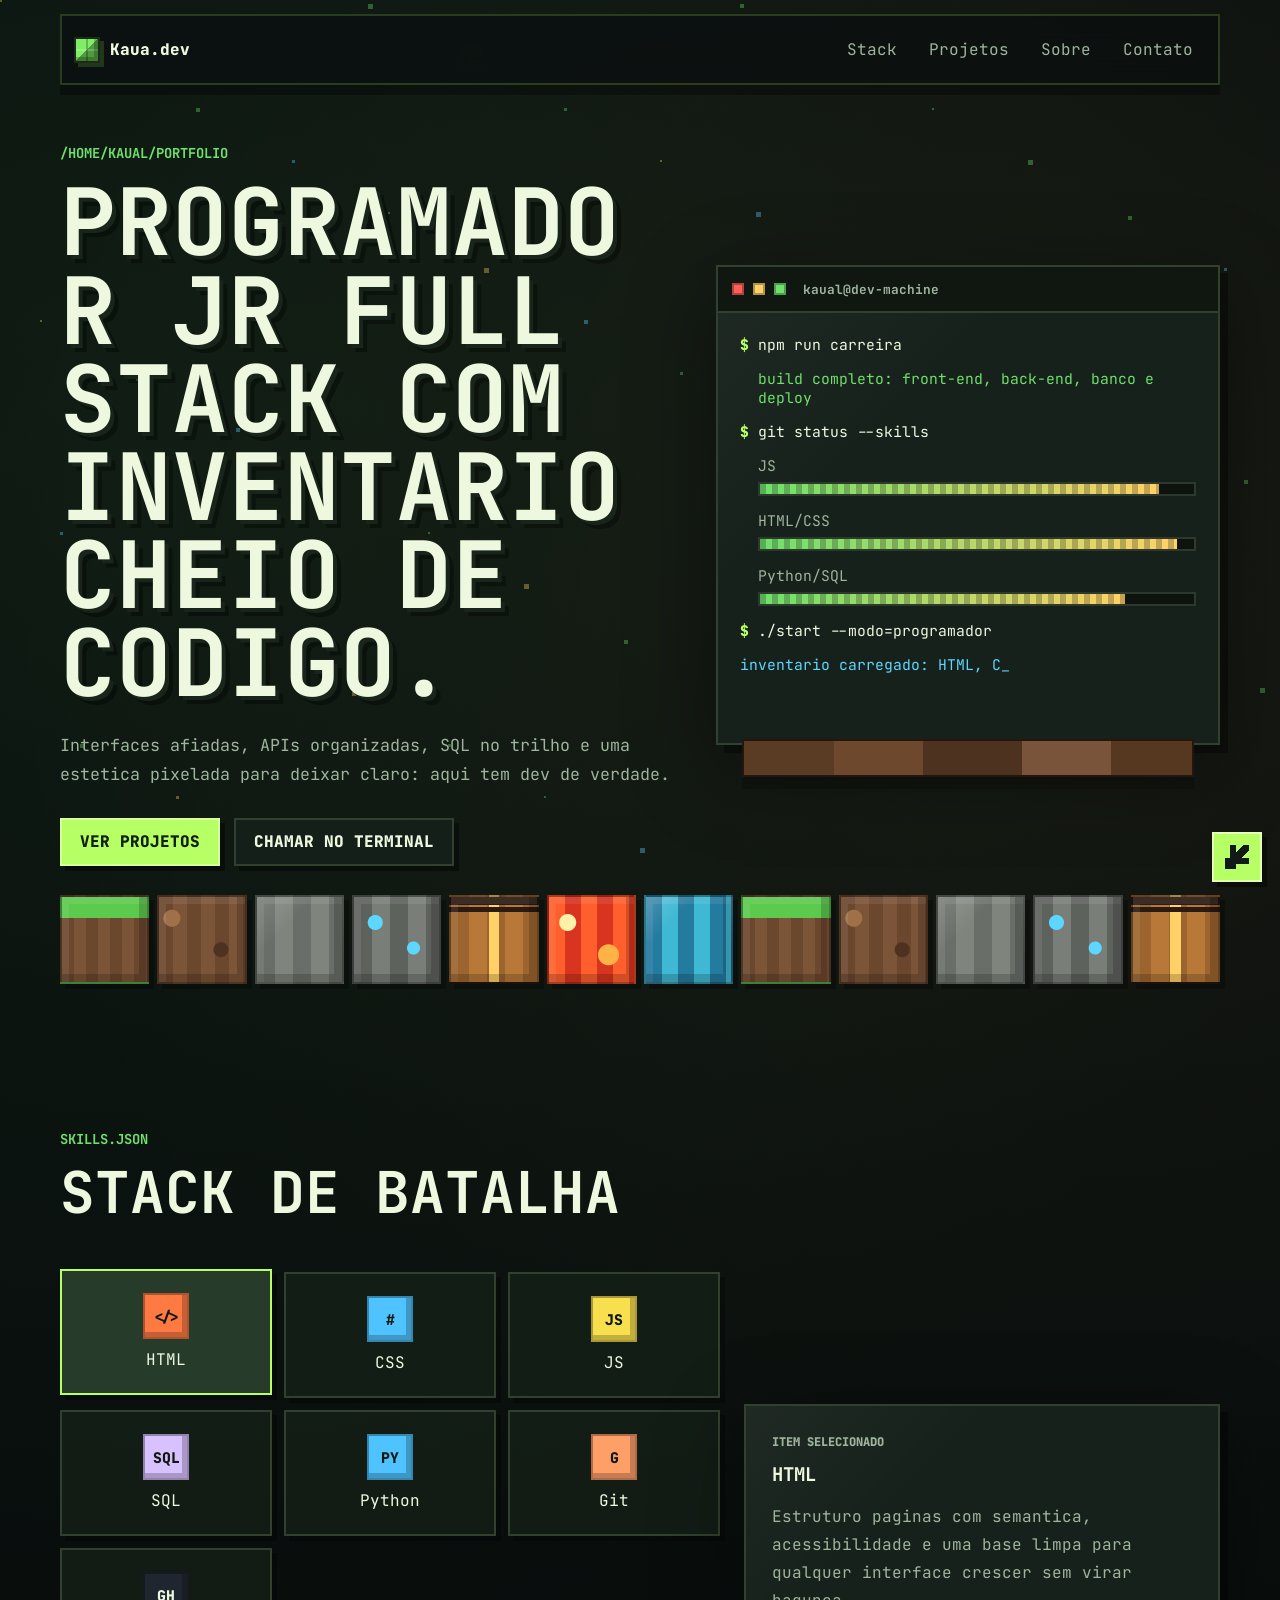
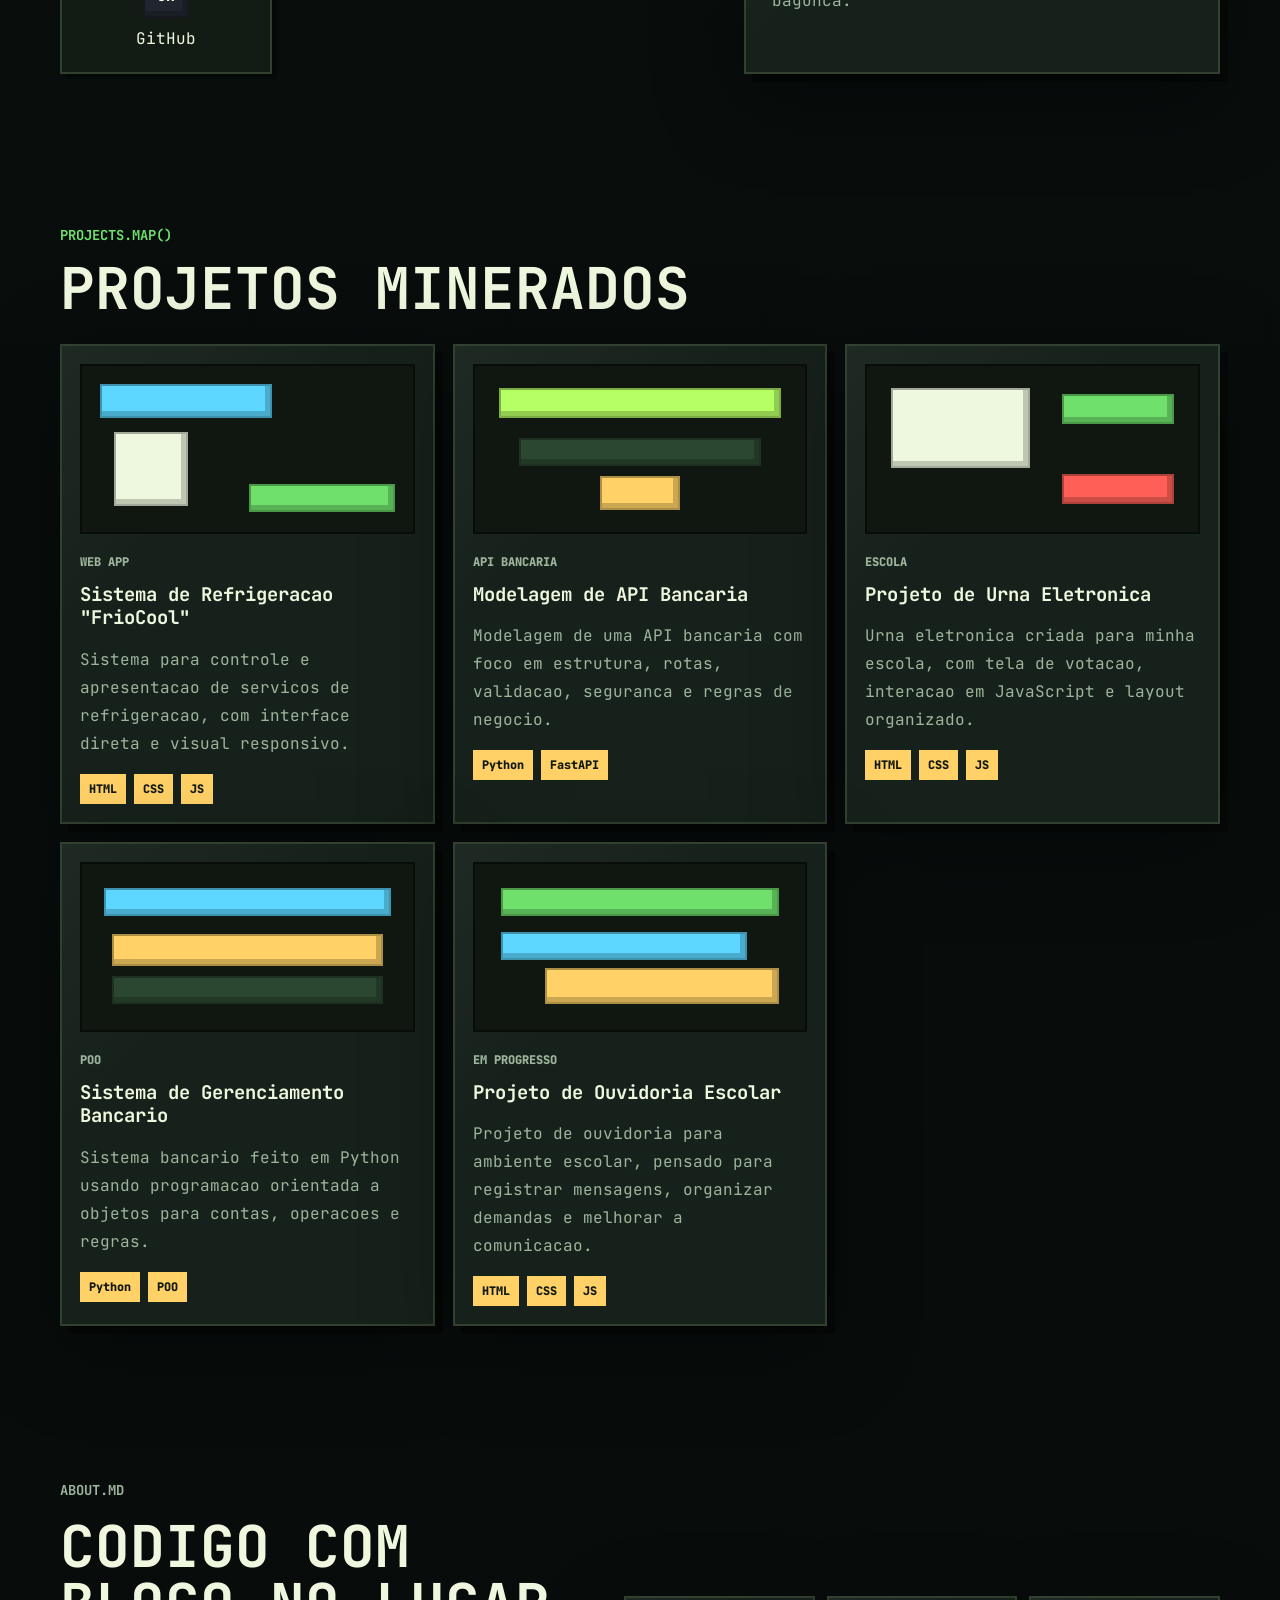
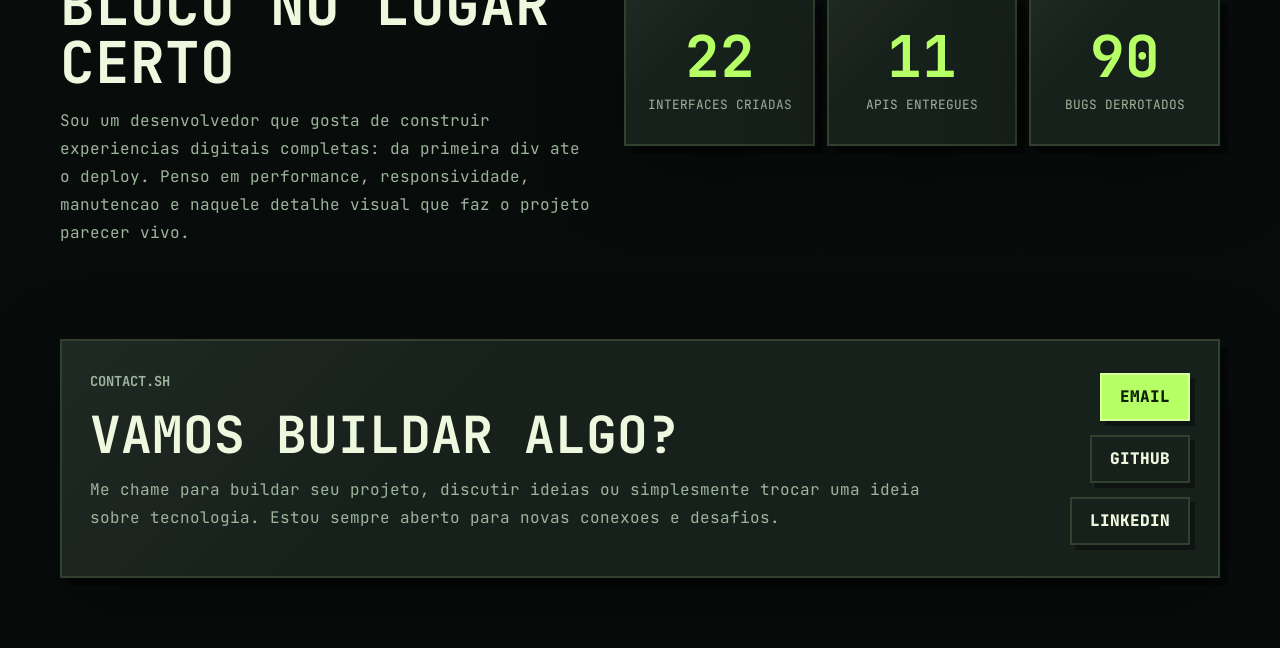
<file: index.html>
<!DOCTYPE html>
<html lang="pt-BR">
<head>
  <meta charset="UTF-8">
  <meta name="viewport" content="width=device-width, initial-scale=1.0">
  <title>Kaua.dev | Portifolio Programador</title>
  <link rel="preconnect" href="https://fonts.googleapis.com">
  <link rel="preconnect" href="https://fonts.gstatic.com" crossorigin>
  <link href="https://fonts.googleapis.com/css2?family=JetBrains+Mono:wght@400;600;700;800&display=swap" rel="stylesheet">
  <link rel="stylesheet" href="style.css">
</head>
<body>
  <canvas class="pixel-sky" id="pixelSky" aria-hidden="true"></canvas>

  <header class="topbar">
    <a class="brand" href="#home" aria-label="Inicio">
      <span class="brand-cube"></span>
      <span>Kaua.dev</span>
    </a>

    <nav class="nav" aria-label="Navegacao principal">
      <a href="#stack">Stack</a>
      <a href="#projetos">Projetos</a>
      <a href="#sobre">Sobre</a>
      <a href="#contato">Contato</a>
    </nav>
  </header>

  <main>
    <section class="hero" id="home">
      <div class="hero-copy">
        <p class="eyebrow">/home/kaual/portfolio</p>
        <h1>Programador Jr full stack com inventario cheio de codigo.</h1>
        <p class="hero-text">
          Interfaces afiadas, APIs organizadas, SQL no trilho e uma estetica pixelada para deixar claro: aqui tem dev de verdade.
        </p>

        <div class="hero-actions" aria-label="Acoes principais">
          <a class="btn primary" href="#projetos">Ver projetos</a>
          <a class="btn ghost" href="#contato">Chamar no terminal</a>
        </div>
      </div>

      <div class="hero-panel" aria-label="Terminal de apresentacao">
        <div class="window-bar">
          <span></span>
          <span></span>
          <span></span>
          <strong>kaual@dev-machine</strong>
        </div>

        <div class="terminal">
          <p><span class="prompt">$</span> npm run carreira</p>
          <p class="log ok">build completo: front-end, back-end, banco e deploy</p>
          <p><span class="prompt">$</span> git status --skills</p>
          <p class="log">JS <span class="bar"><i style="width: 92%"></i></span></p>
          <p class="log">HTML/CSS <span class="bar"><i style="width: 96%"></i></span></p>
          <p class="log">Python/SQL <span class="bar"><i style="width: 84%"></i></span></p>
          <p><span class="prompt">$</span> ./start --modo=programador</p>
          <p class="typing" id="typingLine">iniciando inventario...</p>
        </div>
      </div>
    </section>

    <section class="world-strip" aria-label="Cenario pixelado">
      <div class="block grass"></div>
      <div class="block dirt"></div>
      <div class="block stone"></div>
      <div class="block ore"></div>
      <div class="block chest"></div>
      <div class="block lava"></div>
      <div class="block water"></div>
      <div class="block grass"></div>
      <div class="block dirt"></div>
      <div class="block stone"></div>
      <div class="block ore"></div>
      <div class="block chest"></div>
    </section>

    <section class="section stack-section" id="stack">
      <div class="section-heading">
        <p class="eyebrow">skills.json</p>
        <h2>Stack de batalha</h2>
      </div>

      <div class="inventory">
        <button class="slot active" data-skill="HTML">
          <span class="slot-icon html">&lt;/&gt;</span>
          <span>HTML</span>
        </button>
        <button class="slot" data-skill="CSS">
          <span class="slot-icon css">#</span>
          <span>CSS</span>
        </button>
        <button class="slot" data-skill="JS">
          <span class="slot-icon js">JS</span>
          <span>JS</span>
        </button>
        <button class="slot" data-skill="SQL">
          <span class="slot-icon sql">SQL</span>
          <span>SQL</span>
        </button>
        <button class="slot" data-skill="Python">
          <span class="slot-icon python">PY</span>
          <span>Python</span>
        </button>
        <button class="slot" data-skill="Git">
          <span class="slot-icon git">G</span>
          <span>Git</span>
        </button>
        <button class="slot" data-skill="GitHub">
          <span class="slot-icon github">GH</span>
          <span>GitHub</span>
        </button>
      </div>

      <article class="skill-card" id="skillCard">
        <p class="card-label">item selecionado</p>
        <h3>HTML</h3>
        <p>
          Estruturo paginas com semantica, acessibilidade e uma base limpa para qualquer interface crescer sem virar bagunca.
        </p>
      </article>
    </section>

    <section class="section" id="projetos">
      <div class="section-heading">
        <p class="eyebrow">projects.map()</p>
        <h2>Projetos minerados</h2>
      </div>

      <div class="projects-grid">
        <article class="project-card">
          <div class="project-screen cooling">
            <span></span>
            <span></span>
            <span></span>
          </div>
          <p class="card-label">web app</p>
          <h3>Sistema de Refrigeracao "FrioCool"</h3>
          <p>Sistema para controle e apresentacao de servicos de refrigeracao, com interface direta e visual responsivo.</p>
          <div class="tags">
            <span>HTML</span>
            <span>CSS</span>
            <span>JS</span>
          </div>
        </article>

        <article class="project-card">
          <div class="project-screen login">
            <span></span>
            <span></span>
            <span></span>
          </div>
          <p class="card-label">api bancaria</p>
          <h3>Modelagem de API Bancaria</h3>
          <p>Modelagem de uma API bancaria com foco em estrutura, rotas, validacao, seguranca e regras de negocio.</p>
          <div class="tags">
            <span>Python</span>
            <span>FastAPI</span>
          </div>
        </article>

        <article class="project-card">
          <div class="project-screen ballot">
            <span></span>
            <span></span>
            <span></span>
          </div>
          <p class="card-label">escola</p>
          <h3>Projeto de Urna Eletronica</h3>
          <p>Urna eletronica criada para minha escola, com tela de votacao, interacao em JavaScript e layout organizado.</p>
          <div class="tags">
            <span>HTML</span>
            <span>CSS</span>
            <span>JS</span>
          </div>
        </article>

        <article class="project-card">
          <div class="project-screen bank">
            <span></span>
            <span></span>
            <span></span>
          </div>
          <p class="card-label">poo</p>
          <h3>Sistema de Gerenciamento Bancario</h3>
          <p>Sistema bancario feito em Python usando programacao orientada a objetos para contas, operacoes e regras.</p>
          <div class="tags">
            <span>Python</span>
            <span>POO</span>
          </div>
        </article>

        <article class="project-card">
          <div class="project-screen ombudsman">
            <span></span>
            <span></span>
            <span></span>
          </div>
          <p class="card-label">em progresso</p>
          <h3>Projeto de Ouvidoria Escolar</h3>
          <p>Projeto de ouvidoria para ambiente escolar, pensado para registrar mensagens, organizar demandas e melhorar a comunicacao.</p>
          <div class="tags">
            <span>HTML</span>
            <span>CSS</span>
            <span>JS</span>
          </div>
        </article>
      </div>
    </section>

    <section class="section about-section" id="sobre">
      <div class="about-copy">
        <p class="eyebrow">about.md</p>
        <h2>Codigo com bloco no lugar certo</h2>
        <p>
          Sou um desenvolvedor que gosta de construir experiencias digitais completas: da primeira div ate o deploy. Penso em performance, responsividade, manutencao e naquele detalhe visual que faz o projeto parecer vivo.
        </p>
      </div>

      <div class="stats">
        <div>
          <strong data-counter="24">0</strong>
          <span>interfaces criadas</span>
        </div>
        <div>
          <strong data-counter="12">0</strong>
          <span>APIs entregues</span>
        </div>
        <div>
          <strong data-counter="99">0</strong>
          <span>bugs derrotados</span>
        </div>
      </div>
    </section>

    <section class="section contact-section" id="contato">
      <div>
        <p class="eyebrow">contact.sh</p>
        <h2>Vamos buildar algo?</h2>
        <p>
          Me chame para buildar seu projeto, discutir ideias ou simplesmente trocar uma ideia sobre tecnologia. Estou sempre aberto para novas conexoes e desafios.
        </p>
      </div>

      <div class="contact-actions">
        <a class="btn primary" href="kaua.dev@outlook.com.br">Email</a>
        <a class="btn ghost" href="https://github.com/codebykaua" target="_blank" rel="noreferrer">GitHub</a>
        <a class="btn ghost" href="https://www.linkedin.com/in/kauafrancadev" target="_blank" rel="noreferrer">LinkedIn</a>
      </div>
    </section>
  </main>

  <button class="sound-toggle" id="soundToggle" type="button" aria-label="Alternar efeito visual">
    <span></span>
  </button>

  <script src="script.js"></script>
</body>
</html>
</file>
<file: style.css>
:root {
  --bg: #0b1010;
  --bg-2: #111a16;
  --panel: #17211b;
  --panel-2: #1f2d23;
  --text: #eef8df;
  --muted: #9eb49d;
  --green: #6ee06b;
  --lime: #b6ff65;
  --gold: #ffd166;
  --red: #ff5f57;
  --blue: #5dd7ff;
  --stone: #7b807a;
  --dirt: #79533a;
  --border: #31402f;
  --shadow: 0 24px 80px rgba(0, 0, 0, 0.42);
  --pixel: 4px;
}

* {
  box-sizing: border-box;
}

html {
  scroll-behavior: smooth;
}

body {
  margin: 0;
  min-height: 100vh;
  color: var(--text);
  background:
    linear-gradient(180deg, rgba(7, 12, 11, 0.45), rgba(7, 12, 11, 0.94)),
    radial-gradient(circle at 12% 12%, rgba(110, 224, 107, 0.14), transparent 34%),
    radial-gradient(circle at 86% 16%, rgba(255, 209, 102, 0.12), transparent 32%),
    var(--bg);
  font-family: "JetBrains Mono", Consolas, monospace;
  letter-spacing: 0;
  overflow-x: hidden;
}

body.scanlines::after {
  content: "";
  position: fixed;
  inset: 0;
  pointer-events: none;
  z-index: 12;
  background: repeating-linear-gradient(
    to bottom,
    rgba(255, 255, 255, 0.035) 0,
    rgba(255, 255, 255, 0.035) 1px,
    transparent 1px,
    transparent 5px
  );
  mix-blend-mode: overlay;
}

a {
  color: inherit;
  text-decoration: none;
}

button {
  font: inherit;
}

.pixel-sky {
  position: fixed;
  inset: 0;
  z-index: -1;
  width: 100%;
  height: 100%;
  image-rendering: pixelated;
}

.topbar {
  position: sticky;
  top: 0;
  z-index: 10;
  display: flex;
  align-items: center;
  justify-content: space-between;
  gap: 24px;
  width: min(1160px, calc(100% - 32px));
  margin: 14px auto 0;
  padding: 12px;
  border: 2px solid rgba(182, 255, 101, 0.18);
  background: rgba(11, 16, 16, 0.78);
  box-shadow: 0 10px 0 rgba(0, 0, 0, 0.32);
  backdrop-filter: blur(14px);
}

.brand,
.nav {
  display: flex;
  align-items: center;
}

.brand {
  gap: 10px;
  font-weight: 800;
}

.brand-cube {
  width: 26px;
  height: 26px;
  display: inline-block;
  background:
    linear-gradient(90deg, transparent 45%, rgba(0, 0, 0, 0.24) 45% 55%, transparent 55%),
    linear-gradient(0deg, transparent 45%, rgba(255, 255, 255, 0.2) 45% 55%, transparent 55%),
    linear-gradient(135deg, #80ed67 0 50%, #4f9b3e 50%);
  border: 2px solid #1c2b18;
  box-shadow:
    4px 4px 0 #213719,
    inset -4px -4px 0 rgba(0, 0, 0, 0.22);
  image-rendering: pixelated;
}

.nav {
  gap: 6px;
  flex-wrap: wrap;
  justify-content: flex-end;
}

.nav a {
  padding: 10px 12px;
  color: var(--muted);
  border: 1px solid transparent;
  transition: color 160ms ease, background 160ms ease, border 160ms ease;
}

.nav a:hover,
.nav a:focus-visible {
  color: var(--lime);
  background: rgba(182, 255, 101, 0.08);
  border-color: rgba(182, 255, 101, 0.2);
  outline: 0;
}

main {
  width: min(1160px, calc(100% - 32px));
  margin: 0 auto;
}

.hero {
  min-height: calc(100svh - 84px);
  display: grid;
  grid-template-columns: minmax(0, 1fr) minmax(360px, 0.82fr);
  gap: 42px;
  align-items: center;
  padding: 52px 0 28px;
}

.hero-copy {
  max-width: 720px;
}

.eyebrow {
  margin: 0 0 16px;
  color: var(--green);
  font-size: 0.86rem;
  font-weight: 700;
  text-transform: uppercase;
}

h1,
h2,
h3,
p {
  overflow-wrap: break-word;
}

h1 {
  max-width: 900px;
  margin: 0;
  font-size: 5.8rem;
  line-height: 0.95;
  text-transform: uppercase;
  text-shadow:
    4px 4px 0 #19251a,
    8px 8px 0 rgba(0, 0, 0, 0.34);
}

h2 {
  margin: 0;
  font-size: 3.6rem;
  line-height: 1;
  text-transform: uppercase;
}

h3 {
  margin: 10px 0;
  font-size: 1.18rem;
  line-height: 1.25;
}

.hero-text,
.about-copy p,
.contact-section p,
.project-card p,
.skill-card p {
  color: var(--muted);
  line-height: 1.75;
}

.hero-text {
  max-width: 680px;
  margin: 24px 0 0;
  font-size: 1.04rem;
}

.hero-actions,
.contact-actions {
  display: flex;
  flex-wrap: wrap;
  gap: 14px;
  margin-top: 28px;
}

.btn {
  display: inline-flex;
  align-items: center;
  justify-content: center;
  min-height: 48px;
  padding: 0 18px;
  border: 2px solid var(--border);
  box-shadow: 5px 5px 0 rgba(0, 0, 0, 0.38);
  font-weight: 800;
  text-transform: uppercase;
  transition: transform 140ms ease, box-shadow 140ms ease, border-color 140ms ease;
}

.btn:hover,
.btn:focus-visible {
  transform: translate(-2px, -2px);
  box-shadow: 8px 8px 0 rgba(0, 0, 0, 0.42);
  outline: 0;
}

.btn.primary {
  color: #10200d;
  background: var(--lime);
  border-color: #d8ff9c;
}

.btn.ghost {
  color: var(--text);
  background: rgba(23, 33, 27, 0.86);
}

.hero-panel,
.skill-card,
.project-card,
.stats div,
.contact-section {
  border: 2px solid var(--border);
  background:
    linear-gradient(135deg, rgba(255, 255, 255, 0.04), transparent 34%),
    var(--panel);
  box-shadow: var(--shadow), 8px 8px 0 rgba(0, 0, 0, 0.35);
}

.hero-panel {
  position: relative;
  isolation: isolate;
  min-height: 480px;
}

.hero-panel::before {
  content: "";
  position: absolute;
  inset: auto 24px -34px 24px;
  height: 34px;
  background:
    linear-gradient(90deg, #5a3b24 0 20%, #6d482d 20% 40%, #4d321f 40% 62%, #79533a 62% 82%, #563821 82%),
    linear-gradient(#2e1e13, #2e1e13);
  border: 2px solid #24160e;
  box-shadow: 0 12px 0 rgba(0, 0, 0, 0.2);
}

.window-bar {
  min-height: 46px;
  display: flex;
  align-items: center;
  gap: 9px;
  padding: 12px 14px;
  color: var(--muted);
  background: #101711;
  border-bottom: 2px solid var(--border);
}

.window-bar span {
  width: 12px;
  height: 12px;
  display: block;
  border: 2px solid rgba(0, 0, 0, 0.3);
}

.window-bar span:nth-child(1) {
  background: var(--red);
}

.window-bar span:nth-child(2) {
  background: var(--gold);
}

.window-bar span:nth-child(3) {
  background: var(--green);
}

.window-bar strong {
  margin-left: 8px;
  font-size: 0.8rem;
}

.terminal {
  padding: 22px;
  font-size: 0.92rem;
}

.terminal p {
  margin: 0 0 15px;
}

.prompt {
  color: var(--lime);
  font-weight: 800;
}

.log {
  color: var(--muted);
  padding-left: 18px;
}

.log.ok {
  color: var(--green);
}

.bar {
  display: block;
  height: 14px;
  margin-top: 7px;
  border: 2px solid #2c392c;
  background: #0d140e;
}

.bar i {
  display: block;
  height: 100%;
  background:
    repeating-linear-gradient(90deg, rgba(0, 0, 0, 0.22) 0 6px, transparent 6px 12px),
    linear-gradient(90deg, var(--green), var(--gold));
}

.typing {
  color: var(--blue);
}

.typing::after {
  content: "_";
  animation: blink 900ms steps(2, end) infinite;
}

.world-strip {
  display: grid;
  grid-template-columns: repeat(12, 1fr);
  gap: 8px;
  margin: -6px 0 70px;
}

.block {
  aspect-ratio: 1;
  min-width: 0;
  border: 2px solid rgba(0, 0, 0, 0.36);
  box-shadow:
    inset -8px -8px 0 rgba(0, 0, 0, 0.18),
    inset 7px 7px 0 rgba(255, 255, 255, 0.08),
    5px 5px 0 rgba(0, 0, 0, 0.28);
  image-rendering: pixelated;
}

.grass {
  background:
    linear-gradient(#5cca4d 0 25%, transparent 25%),
    repeating-linear-gradient(90deg, #6b472e 0 12px, #7c5438 12px 24px);
}

.dirt {
  background:
    radial-gradient(circle at 15% 25%, #a07148 0 8px, transparent 9px),
    radial-gradient(circle at 72% 62%, #4f3121 0 7px, transparent 8px),
    repeating-linear-gradient(90deg, #6b472e 0 14px, #7c5438 14px 28px);
}

.stone {
  background:
    linear-gradient(135deg, rgba(255, 255, 255, 0.14), transparent 35%),
    repeating-linear-gradient(90deg, #696f68 0 18px, #7f857d 18px 36px);
}

.ore {
  background:
    radial-gradient(circle at 25% 30%, var(--blue) 0 7px, transparent 8px),
    radial-gradient(circle at 70% 60%, var(--blue) 0 6px, transparent 7px),
    repeating-linear-gradient(90deg, #5e625d 0 18px, #797f78 18px 36px);
}

.chest {
  background:
    linear-gradient(#2a1a12 0 10%, transparent 10% 12%, #2a1a12 12% 18%, transparent 18%),
    linear-gradient(90deg, transparent 44%, #ffd166 44% 56%, transparent 56%),
    repeating-linear-gradient(90deg, #9c642e 0 18px, #b77838 18px 36px);
}

.lava {
  background:
    radial-gradient(circle at 22% 30%, #fff1a8 0 8px, transparent 9px),
    radial-gradient(circle at 70% 68%, #ffb347 0 10px, transparent 11px),
    repeating-linear-gradient(90deg, #ff5f2d 0 16px, #d9341f 16px 32px);
}

.water {
  background:
    linear-gradient(135deg, rgba(255, 255, 255, 0.18), transparent 30%),
    repeating-linear-gradient(90deg, #247ba0 0 16px, #3fb8d4 16px 32px);
}

.section {
  padding: 76px 0;
}

.section-heading {
  margin-bottom: 26px;
}

.stack-section {
  display: grid;
  grid-template-columns: minmax(0, 1fr) minmax(300px, 0.72fr);
  gap: 24px;
  align-items: end;
}

.stack-section .section-heading {
  grid-column: 1 / -1;
}

.inventory {
  display: grid;
  grid-template-columns: repeat(3, minmax(0, 1fr));
  gap: 12px;
}

.slot {
  min-height: 126px;
  display: flex;
  flex-direction: column;
  align-items: center;
  justify-content: center;
  gap: 10px;
  padding: 14px 10px;
  color: var(--text);
  background: rgba(20, 31, 23, 0.88);
  border: 2px solid var(--border);
  cursor: pointer;
  box-shadow: 5px 5px 0 rgba(0, 0, 0, 0.3);
  transition: transform 140ms ease, border-color 140ms ease, background 140ms ease;
}

.slot:hover,
.slot:focus-visible,
.slot.active {
  transform: translateY(-3px);
  border-color: var(--lime);
  background: rgba(42, 63, 44, 0.92);
  outline: 0;
}

.slot-icon {
  width: 46px;
  height: 46px;
  display: grid;
  place-items: center;
  color: #10180f;
  font-size: 0.92rem;
  font-weight: 900;
  border: 2px solid rgba(0, 0, 0, 0.32);
  box-shadow: inset -5px -5px 0 rgba(0, 0, 0, 0.22);
}

.slot-icon.js {
  background: #f8df4e;
}

.slot-icon.html {
  background: #ff7a42;
}

.slot-icon.css {
  background: #4fc3ff;
}

.slot-icon.node {
  background: #83e377;
}

.slot-icon.db {
  background: #d7c1ff;
}

.slot-icon.sql {
  background: #d7c1ff;
}

.slot-icon.python {
  background: #4fc3ff;
}

.slot-icon.git {
  background: #ff9f68;
}

.slot-icon.github {
  color: var(--text);
  background: #20262f;
}

.skill-card {
  min-height: 270px;
  padding: 26px;
}

.card-label {
  margin: 0;
  color: var(--gold);
  font-size: 0.75rem;
  font-weight: 800;
  text-transform: uppercase;
}

.projects-grid {
  display: grid;
  grid-template-columns: repeat(3, minmax(0, 1fr));
  gap: 18px;
}

.project-card {
  min-width: 0;
  padding: 18px;
}

.project-screen {
  position: relative;
  min-height: 170px;
  margin-bottom: 18px;
  border: 2px solid rgba(0, 0, 0, 0.42);
  overflow: hidden;
  background: #101711;
}

.project-screen span {
  position: absolute;
  display: block;
  border: 2px solid rgba(0, 0, 0, 0.32);
  box-shadow: inset -5px -5px 0 rgba(0, 0, 0, 0.2);
}

.project-screen.cooling span:nth-child(1) {
  inset: 18px auto auto 18px;
  width: 52%;
  height: 34px;
  background: var(--blue);
}

.project-screen.cooling span:nth-child(2) {
  inset: 66px auto auto 32px;
  width: 74px;
  height: 74px;
  background: #eef8df;
}

.project-screen.cooling span:nth-child(3) {
  right: 18px;
  bottom: 20px;
  width: 44%;
  height: 28px;
  background: var(--green);
}

.project-screen.login span:nth-child(1) {
  inset: 22px 24px auto 24px;
  height: 30px;
  background: var(--lime);
}

.project-screen.login span:nth-child(2) {
  inset: 72px 44px auto 44px;
  height: 28px;
  background: #2b4631;
}

.project-screen.login span:nth-child(3) {
  left: 50%;
  bottom: 22px;
  width: 80px;
  height: 34px;
  background: var(--gold);
  transform: translateX(-50%);
}

.project-screen.ballot span:nth-child(1) {
  inset: 22px auto auto 24px;
  width: 42%;
  height: 80px;
  background: #eef8df;
}

.project-screen.ballot span:nth-child(2) {
  right: 24px;
  top: 28px;
  width: 34%;
  height: 30px;
  background: var(--green);
}

.project-screen.ballot span:nth-child(3) {
  right: 24px;
  bottom: 28px;
  width: 34%;
  height: 30px;
  background: var(--red);
}

.project-screen.bank span:nth-child(1) {
  inset: 24px 22px auto 22px;
  height: 28px;
  background: var(--blue);
}

.project-screen.bank span:nth-child(2) {
  left: 30px;
  right: 30px;
  top: 70px;
  height: 32px;
  background: var(--gold);
}

.project-screen.bank span:nth-child(3) {
  left: 30px;
  right: 30px;
  bottom: 26px;
  height: 28px;
  background: #2b4631;
}

.project-screen.ombudsman span:nth-child(1) {
  inset: 24px 26px auto 26px;
  height: 28px;
  background: var(--green);
}

.project-screen.ombudsman span:nth-child(2) {
  inset: 68px 58px auto 26px;
  height: 28px;
  background: var(--blue);
}

.project-screen.ombudsman span:nth-child(3) {
  inset: auto 26px 26px 70px;
  height: 36px;
  background: var(--gold);
}

.tags {
  display: flex;
  flex-wrap: wrap;
  gap: 8px;
  margin-top: 16px;
}

.tags span {
  padding: 7px 9px;
  color: #10180f;
  background: var(--gold);
  font-size: 0.74rem;
  font-weight: 800;
}

.about-section {
  display: grid;
  grid-template-columns: minmax(0, 0.9fr) minmax(280px, 1fr);
  gap: 28px;
  align-items: center;
}

.stats {
  display: grid;
  grid-template-columns: repeat(3, minmax(0, 1fr));
  gap: 12px;
}

.stats div {
  min-height: 150px;
  display: grid;
  align-content: center;
  gap: 10px;
  padding: 18px;
  text-align: center;
}

.stats strong {
  color: var(--lime);
  font-size: 3.6rem;
  line-height: 1;
}

.stats span {
  color: var(--muted);
  font-size: 0.8rem;
  text-transform: uppercase;
}

.contact-section {
  display: flex;
  align-items: center;
  justify-content: space-between;
  gap: 24px;
  margin-bottom: 70px;
  padding: 28px;
}

.contact-section h2 {
  font-size: 3.2rem;
}

.contact-actions {
  margin-top: 0;
  justify-content: flex-end;
}

.sound-toggle {
  position: fixed;
  right: 18px;
  bottom: 18px;
  z-index: 11;
  width: 50px;
  height: 50px;
  display: grid;
  place-items: center;
  padding: 0;
  background: var(--lime);
  border: 2px solid #e5ffb8;
  box-shadow: 5px 5px 0 rgba(0, 0, 0, 0.38);
  cursor: pointer;
}

.sound-toggle span {
  width: 24px;
  height: 24px;
  background:
    linear-gradient(90deg, transparent 0 20%, #111a16 20% 45%, transparent 45%),
    linear-gradient(0deg, transparent 0 20%, #111a16 20% 45%, transparent 45%),
    linear-gradient(135deg, transparent 0 38%, #111a16 38% 62%, transparent 62%);
}

@keyframes blink {
  50% {
    opacity: 0;
  }
}

@media (max-width: 980px) {
  .hero,
  .stack-section,
  .about-section {
    grid-template-columns: 1fr;
  }

  .hero {
    min-height: auto;
  }

  .hero-panel {
    min-height: 420px;
  }

  h1 {
    font-size: 4.4rem;
  }

  h2 {
    font-size: 3rem;
  }

  .stats strong,
  .contact-section h2 {
    font-size: 3rem;
  }

  .projects-grid {
    grid-template-columns: 1fr;
  }

  .contact-section {
    align-items: flex-start;
    flex-direction: column;
  }
}

@media (max-width: 720px) {
  .topbar {
    align-items: flex-start;
    flex-direction: column;
  }

  .nav {
    width: 100%;
    justify-content: flex-start;
  }

  .nav a {
    padding: 8px 9px;
    font-size: 0.82rem;
  }

  .hero {
    padding-top: 36px;
  }

  h1 {
    font-size: 3.25rem;
  }

  h2 {
    font-size: 2.45rem;
  }

  .stats strong,
  .contact-section h2 {
    font-size: 2.5rem;
  }

  .hero-actions,
  .contact-actions {
    width: 100%;
  }

  .btn {
    width: 100%;
  }

  .world-strip {
    grid-template-columns: repeat(6, 1fr);
    gap: 7px;
    margin-bottom: 42px;
  }

  .inventory,
  .stats {
    grid-template-columns: repeat(2, minmax(0, 1fr));
  }

  .stats div:last-child {
    grid-column: 1 / -1;
  }

  .terminal {
    padding: 18px;
    font-size: 0.82rem;
  }
}

@media (max-width: 440px) {
  main,
  .topbar {
    width: min(100% - 22px, 1160px);
  }

  h1 {
    font-size: 2.28rem;
  }

  h2,
  .contact-section h2 {
    font-size: 2rem;
  }

  .stats strong {
    font-size: 2.35rem;
  }

  .inventory {
    grid-template-columns: 1fr;
  }

  .slot {
    min-height: 104px;
  }

  .section {
    padding: 54px 0;
  }
}
</file>
